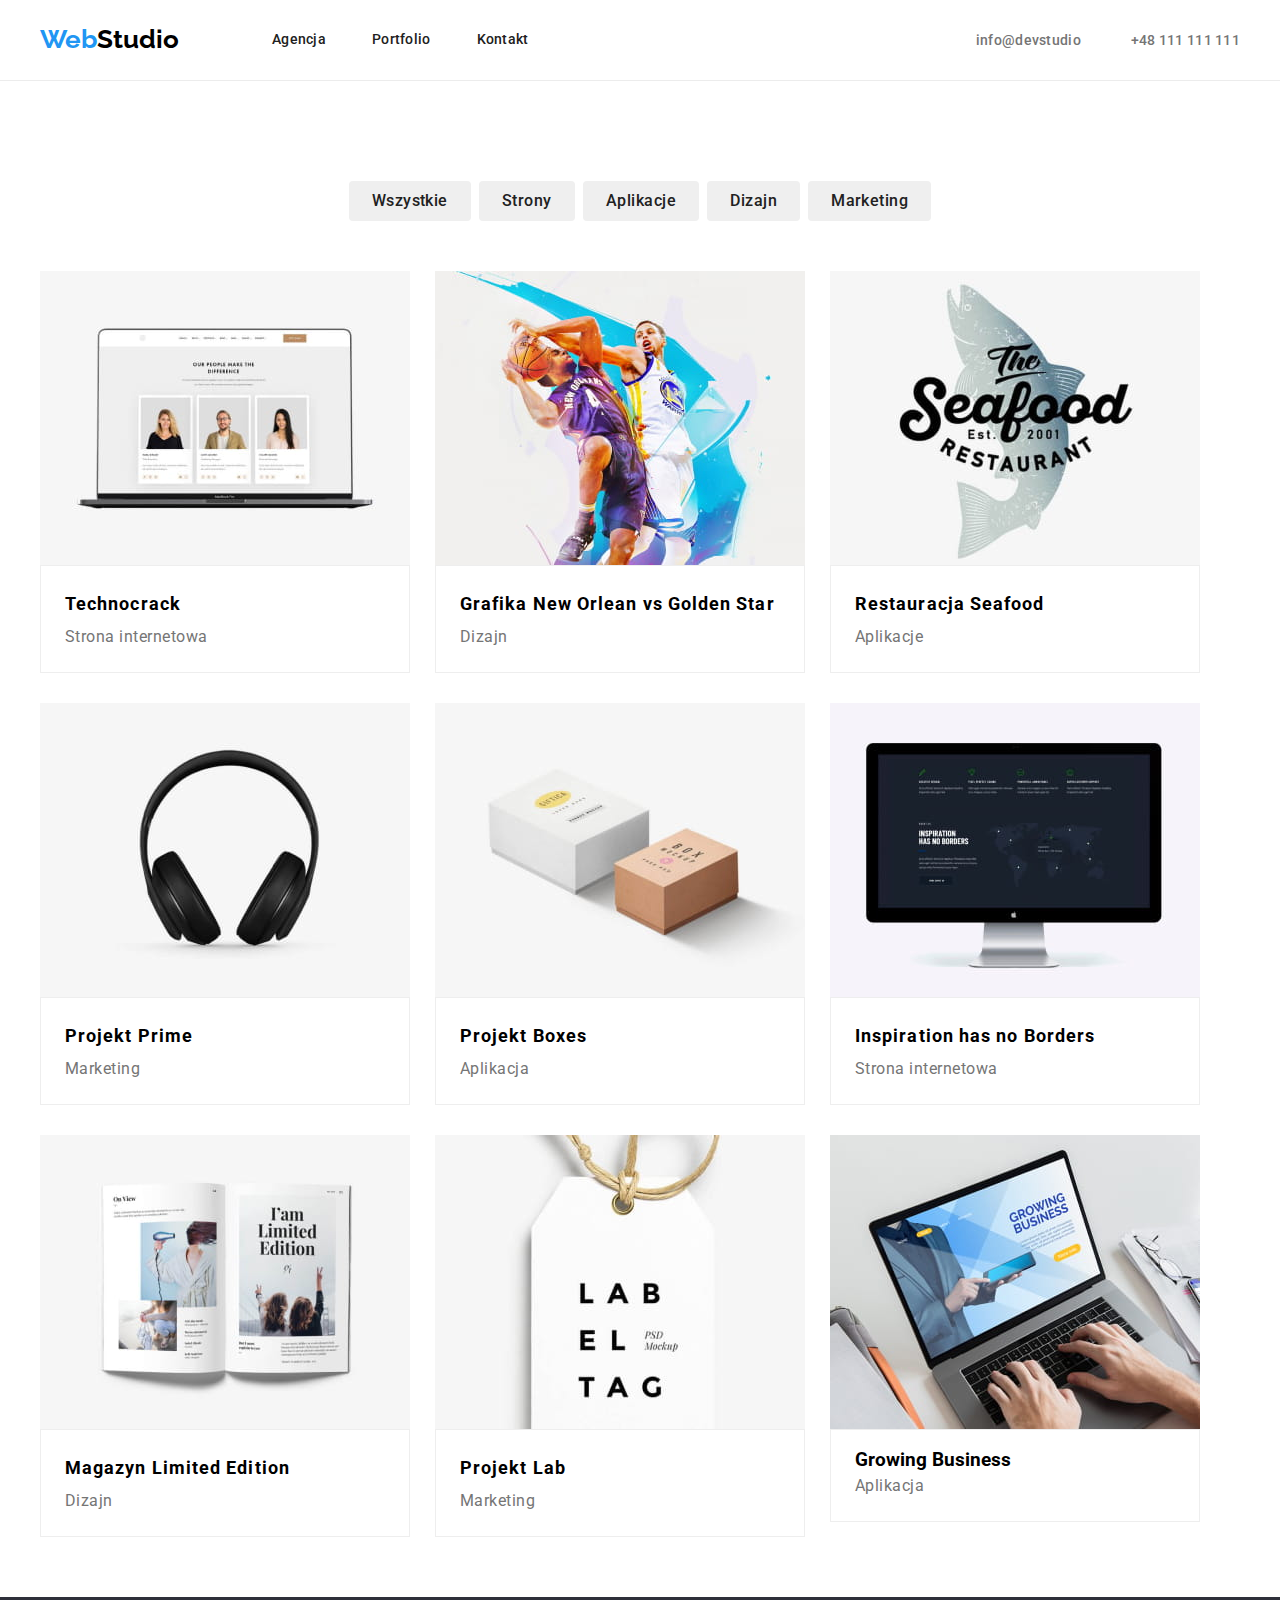
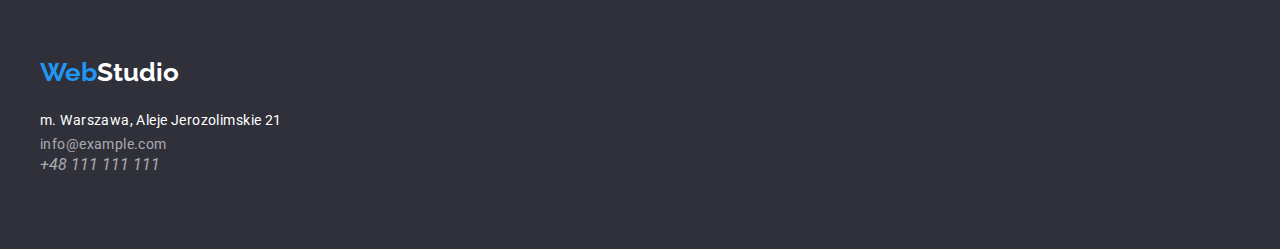
<file: portfolio.html>
<!DOCTYPE html>
<html lang="pl">
  <head>
    <meta charset="UTF-8" />
    <meta http-equiv="X-UA-Compatible" content="IE=edge" />
    <meta name="viewport" content="width=device-width, initial-scale=1.0" />
    <link
      href="https://fonts.googleapis.com/css2?family=Raleway:wght@700&family=Roboto:wght@400;500;700;900&display=swap"
      rel="stylesheet"
    />
    <link
      rel="stylesheet"
      href="https://cdnjs.cloudflare.com/ajax/libs/modern-normalize/1.0.0/modern-normalize.min.css"
    />
    <link rel="stylesheet" href="./css/styles.css" />
    <title>Portfolio</title>
  </head>
  <body>
    <header class="header">
      <div class="container">
        <a class="logo link" href="index.html"
          >Web<span class="studio-top">Studio</span></a
        >

        <nav class="header-nav">
          <ul class="header-nav-list list">
            <li class="header-nav-item">
              <a class="header-nav-link link" href="index.html">Agencja</a>
            </li>
            <li class="header-nav-item">
              <a class="header-nav-link link" href="portfolio.html"
                >Portfolio</a
              >
            </li>
            <li class="header-nav-item">
              <a class="header-nav-link link" href="kontakt.html">Kontakt</a>
            </li>
          </ul>
        </nav>
        <ul class="header-contact-list list">
          <li class="header-contact-item">
            <a class="header-contact-link link" href="mailto:info@devstudio.com"
              >info@devstudio</a
            >
          </li>
          <li class="header-contact-item">
            <a class="header-contact-link link" href="tel:+48111111111"
              >+48 111 111 111</a
            >
          </li>
        </ul>
      </div>
    </header>
    <main>
      <section class="portfolio-projects">
        <div class="container">
          <ul class="portfolio-btn-list">
            <li class="portfolio-btn-item">
              <button class="portfolio-btn" type="button">Wszystkie</button>
            </li>
            <li class="portfolio-btn-item">
              <button class="portfolio-btn" type="button">Strony</button>
            </li>
            <li class="portfolio-btn-item">
              <button class="portfolio-btn" type="button">Aplikacje</button>
            </li>
            <li class="portfolio-btn-item">
              <button class="portfolio-btn" type="button">Dizajn</button>
            </li>
            <li class="portfolio-btn-item">
              <button class="portfolio-btn" type="button">Marketing</button>
            </li>
          </ul>
        </div>
      </section>
      <section class="portfolio-title">
        <div class="container">
        <ul class="portfolio-list list">
          <li class="portfolio-item">
            <figure class="portfolio-title-img">
              <img
                src="images/team_on_laptop.jpg"
                alt="team on laptop"
                width="370"
                height="294"
              />
              <figcaption class="portfolio-title-description">
                <h3 class="portfolio-title-client">Technocrack</h3>
                <p class="portfolio-title-client-link">Strona internetowa</p>
              </figcaption>
            </figure>
          </li>
          <li class="portfolio-item">
            <figure class="portfolio-title-img">
              <img
                src="images/basketball_players.jpg"
                alt="basketball players"
                width="370"
                height="294"
              />
              <figcaption class="portfolio-title-description">
                <h3 class="portfolio-title-client">
                  Grafika New Orlean vs Golden Star
                </h3>
                <p class="portfolio-title-client-link">Dizajn</p>
              </figcaption>
            </figure>
          </li>
          <li class="portfolio-item">
            <figure class="portfolio-title-img">
              <img
                src="images/seafood_restaurant.jpg"
                alt="the seafood restaurant"
                width="370"
                height="294"
              />
              <figcaption class="portfolio-title-description">
                <h3 class="portfolio-title-client">Restauracja Seafood</h3>
                <p class="portfolio-title-client-link">Aplikacje</p>
              </figcaption>
            </figure>
          </li>
          <li class="portfolio-item">
            <figure class="portfolio-title-img">
              <img
                src="images/headphones.jpg"
                alt="headphones"
                width="370"
                height="294"
              />
              <figcaption class="portfolio-title-description">
                <h3 class="portfolio-title-client">Projekt Prime</h3>
                <p class="portfolio-title-client-link">Marketing</p>
              </figcaption>
            </figure>
          </li>
          <li class="portfolio-item">
            <figure class="portfolio-title-img">
              <img
                src="images/boxes.jpg"
                alt="boxes"
                width="370"
                height="294"
              />
              <figcaption class="portfolio-title-description">
                <h3 class="portfolio-title-client">Projekt Boxes</h3>
                <p class="portfolio-title-client-link">Aplikacja</p>
              </figcaption>
            </figure>
          </li>
          <li class="portfolio-item">
            <figure class="portfolio-title-img">
              <img src="images/lcd.jpg" alt="lcd" width="370" height="294" />
              <figcaption class="portfolio-title-description">
                <h3 class="portfolio-title-client">
                  Inspiration has no Borders
                </h3>
                <p class="portfolio-title-client-link">Strona internetowa</p>
              </figcaption>
            </figure>
          </li>
          <li class="portfolio-item">
            <figure class="portfolio-title-img">
              <img
                src="images/magazine.jpg"
                alt="open magazine"
                width="370"
                height="294"
              />
              <figcaption class="portfolio-title-description">
                <h3 class="portfolio-title-client">Magazyn Limited Edition</h3>
                <p class="portfolio-title-client-link">Dizajn</p>
              </figcaption>
            </figure>
          </li>
          <li class="portfolio-item">
            <figure class="portfolio-title-img">
              <img
                src="images/label.jpg"
                alt="label tag"
                width="370"
                height="294"
              />
              <figcaption class="portfolio-title-description">
                <h3 class="portfolio-title-client">Projekt Lab</h3>
                <p class="portfolio-title-client-link">Marketing</p>
              </figcaption>
            </figure>
          </li>
          <li class="portfolio-item">
            <figure class="portfolio-title-img">
              <img
                src="images/typing_on_laptop.jpg"
                alt="typing on laptop"
                width="370"
                height="294"
              />
              <figcaption class="portfolio-title-description">
                <h3>Growing Business</h3>
                <p class="portfolio-title-client-link">Aplikacja</p>
              </figcaption>
            </figure>
          </li>
        </ul>
        </div>
      </section>
    </main>
    <footer class="footer-menu-nav">
      <div class="container">
        <h3 class="footer-logo">
          <a class="logo link" href="index.html"
            >Web<span class="studio-bottom">Studio</span>
          </a>
        </h3>
        <address>
          <ul class="footer-contact-list">
            <li class="footer-contact-item adress">
              m. Warszawa, Aleje Jerozolimskie 21
            </li>
            <li class="footer-contact-item adress">
              <a class="footer-contact-link link" href="mailto:info@example.com"
                >info@example.com</a
              >
            </li>
            <li>
              <a class="footer-contact-link link" href="+48111111111"
                >+48 111 111 111</a
              >
            </li>
          </ul>
        </address>
      </div>
    </footer>
  </body>
</html>
</file>
<file: css/styles.css>
* {
  margin: 0px;
  padding: 0px;
}

*,
*::before,
*::after {
  box-sizing: border-box;
}
:root {
  --main-font: "Roboto", sans-serif;
  --second-font: "Raleway", sans-serif;
  --brand-color: #212121;
  --studio-top-color: rgb(0, 0, 0);
  --studio-bottom-color: white;
  --team-background-color: #f5f4fa;
  --menu-nav-menu-footer-bckgr: #2f303a;
  --link-color-hover: #2196f3;
}

body {
  font-family: var(--main-font);
}

.link {
  text-decoration: none;
}

h1,
h2,
h3,
h4,
h5,
h6,
p,
ul {
  margin: 0;
  padding: 0;
}

.container {
  max-width: 1200px;
  margin: 0 auto;
  align-items: center;
  /* outline: 2px dashed #f44336; */
}

img {
  display: block;
}

/* index.html */
.header-nav-link {
  font-weight: 500;
  font-size: 14px;
  line-height: 1.14;
  letter-spacing: 0.02em;
  color: var(--brand-color);
}

.header-nav-link:hover,
.header-nav-link:focus,
.header-contact-link:hover,
.header-contact-link:focus {
  color: #2196f3;
}

.header-contact-link {
  width: 110px;
  height: 16px;
  left: 1263px;
  top: 32px;
  font-family: "Roboto";
  font-style: normal;
  font-weight: 500;
  font-size: 14px;
  line-height: 1.14;
  letter-spacing: 0.02em;
  color: #757575;
}

.header {
  border-bottom: 1px solid #ececec;
}

.header .container {
  display: flex;
  align-items: center;
}

.header-nav {
  display: flex;
  align-items: center;
  
}

.header-nav-list {
  display: flex;
  margin-left: 93px;
}
.header-nav-link {
  display: block;
  padding-top: 32px;
  padding-bottom: 32px;
  font-weight: 500;
  font-size: 14px;
  line-height: 1.14;
  letter-spacing: 0.02em;
}

.header-contact-list {
  display: flex;
  margin-left: auto;
  
}
.header-contact-link {
  margin-left: 50px;
}

.header-nav-item:not(:last-child) {
  margin-right: 46px;
}

.logo {
  font-family: "Raleway";
  font-style: normal;
  font-weight: 700;
  font-size: 26px;
  line-height: 1.2;
  color: #2196f3;
  text-align: center;
  align-items: center;
}

.studio-top {
  color: var(--studio-top-color);
}
ul {
  list-style: none;
}

.order-btn {
  background: #2196f3;

  font-weight: 700;
  font-size: 16px;
  line-height: 1.88;
  width: 200px;
  box-shadow: 0px 4px 4px rgba(0, 0, 0, 0.15);
  border-radius: 4px;
  color: white;
  display: block;
  margin-left: auto;
  margin-right: auto;
}

.order-btn:hover,
.order-btn:focus {
  cursor: pointer;
}

.orders {
  height: 600px;
  margin-left: auto;
  margin-right: auto;
}
.orders,
.footer-menu-nav {
  background-color: var(--menu-nav-menu-footer-bckgr);
}

.order-title {
  font-style: normal;
  font-weight: 900;
  font-size: 44px;
  line-height: 1.36;
  text-align: center;
  letter-spacing: 0.06em;
  align-items: center;
  color: #ffffff;
  width: 696px;
  margin-left: auto;
  margin-right: auto;
  margin-bottom: 40px;
  display: block;
  padding-top: 200px;
  padding-bottom: auto;
}

.feature-menu {
  padding-top: 94px;
  padding-bottom: 94px;
}
.feature-header {
  font-family: "Roboto";
  font-style: normal;
  font-weight: 700;
  font-size: 14px;
  line-height: 1.14;
  letter-spacing: 0.03em;
  text-transform: uppercase;
  color: #212121;
  margin-bottom: 10px;
}
.feature-list {
  font-family: "Roboto";
  font-style: normal;
  font-weight: 400;
  font-size: 14px;
  line-height: 1.71;
  letter-spacing: 0.03em;
  color: #757575;
  display: flex;
}
.feature-item {
  margin-right: 30px;
  max-width: 270px;
}
.we-do-title,
.our-team-title {
  font-family: "Roboto";
  font-style: normal;
  font-weight: 700;
  font-size: 36px;
  line-height: 1.17;
  text-align: center;
  letter-spacing: 0.03em;
  color: #212121;
}
.we-do-title,
.our-team-title {
  padding-top: 94px;
  padding-bottom: 50px;
}

.we-do-list {
  display: flex;
  justify-content: space-between;
  padding-bottom: 94px;
}

.we-do-item:not(:last-child) {
  margin-right: 30px;
}
.our-team {
  background-color: var(--team-background-color);
}

.our-team-list {
  display: flex;
  justify-content: space-between;
}

.our-team-item {
  width: 270px;
  height: 368px;
  background: var(--studio-bottom-color);
  box-shadow: 0px 1px 3px rgba(0, 0, 0, 0.12), 0px 1px 1px rgba(0, 0, 0, 0.14),
    0px 2px 1px rgba(0, 0, 0, 0.2);
  border-radius: 0px 0px 4px 4px;
  margin-bottom: 94px;
}
.our-team-item:not(:last-child) {
  margin-right: 30px;
}

.our-team-position {
  padding-top: 30px;
  padding-bottom: 30px;
}

.worker {
  font-family: "Roboto";
  font-style: normal;
  font-weight: 500;
  font-size: 16px;
  line-height: 1.19;
  text-align: center;
  letter-spacing: 0.03em;
  color: #212121;
}

.worker-position {
  font-family: "Roboto";
  font-style: normal;
  font-weight: 400;
  font-size: 16px;
  line-height: 1.19;
  text-align: center;
  letter-spacing: 0.03em;
  color: #757575;
  margin-top: 10px;
}
.studio-bottom {
  color: var(--studio-bottom-color);
}

.footer-menu-nav {
  height: 252px;
  left: 0px;
  top: 2097px;
  padding-top: 60px;
  padding-bottom: 60px;
}

.footer-logo {
  padding-bottom: 20px;
}

.footer-contact-item {
  font-family: "Roboto";
  font-style: normal;
  font-weight: 400;
  font-size: 14px;
  line-height: 24px;
  letter-spacing: 0.03em;
  color: #ffffff;
}

.footer-contact-link {
  color: rgba(255, 255, 255, 0.6);
}

.footer-contact-link:hover,
.footer-contact-link:focus {
  color: #2196f3;
}

/* portfolio.html */

.portfolio-projects-btn {
  display: flex;
}
.portfolio-btn {
  font-weight: 500;
  font-size: 16px;
  line-height: 1.6;
  text-align: center;
  letter-spacing: 0.03em;
  border-radius: 4px;
  border: none;
  cursor: pointer;
  color: var(--brand-color);
  display: inline-block;
  min-width: 77px;
  border: 1px solid transparent;
  padding: 6px 22px;
  margin-top: 100px;
}
.portfolio-btn-item {
  display: inline-block;
  justify-content: center;
  padding-bottom: 50px;
}
.portfolio-btn-item:not(:last-child) {
  margin-right: 8px;
}
.portfolio-btn-list {
  display: flex;
  justify-content: center;
}
.portfolio-btn:hover,
.portfolio-btn:focus {
  color: var(--team-background-color);
  background: var(--link-color-hover);
}

.portfolio-title-client {
  font-weight: 700;
  font-size: 18px;
  line-height: 2;
  letter-spacing: 0.06em;
}

.portfolio-title-client-link {
  font-weight: 400;
  font-size: 16px;
  line-height: 30px;
  letter-spacing: 0.03em;
  color: #757575;
}

.portfolio-list {
  display: flex;
  flex-wrap: wrap;
  justify-content: center;
  justify-content: space-between;
  margin-right: 30px;
  margin-bottom: 30px;
}
.portfolio-item {
  margin-right: 10px;
  margin-bottom: 30px;
  display: flex;
  flex-wrap: wrap;
  flex-basis: auto;
}
.portfolio-title-description {
  max-width: 370px;
  padding: 20px 24px;
  border: 1px solid #eeeeee;
}
dsvd
</file>
